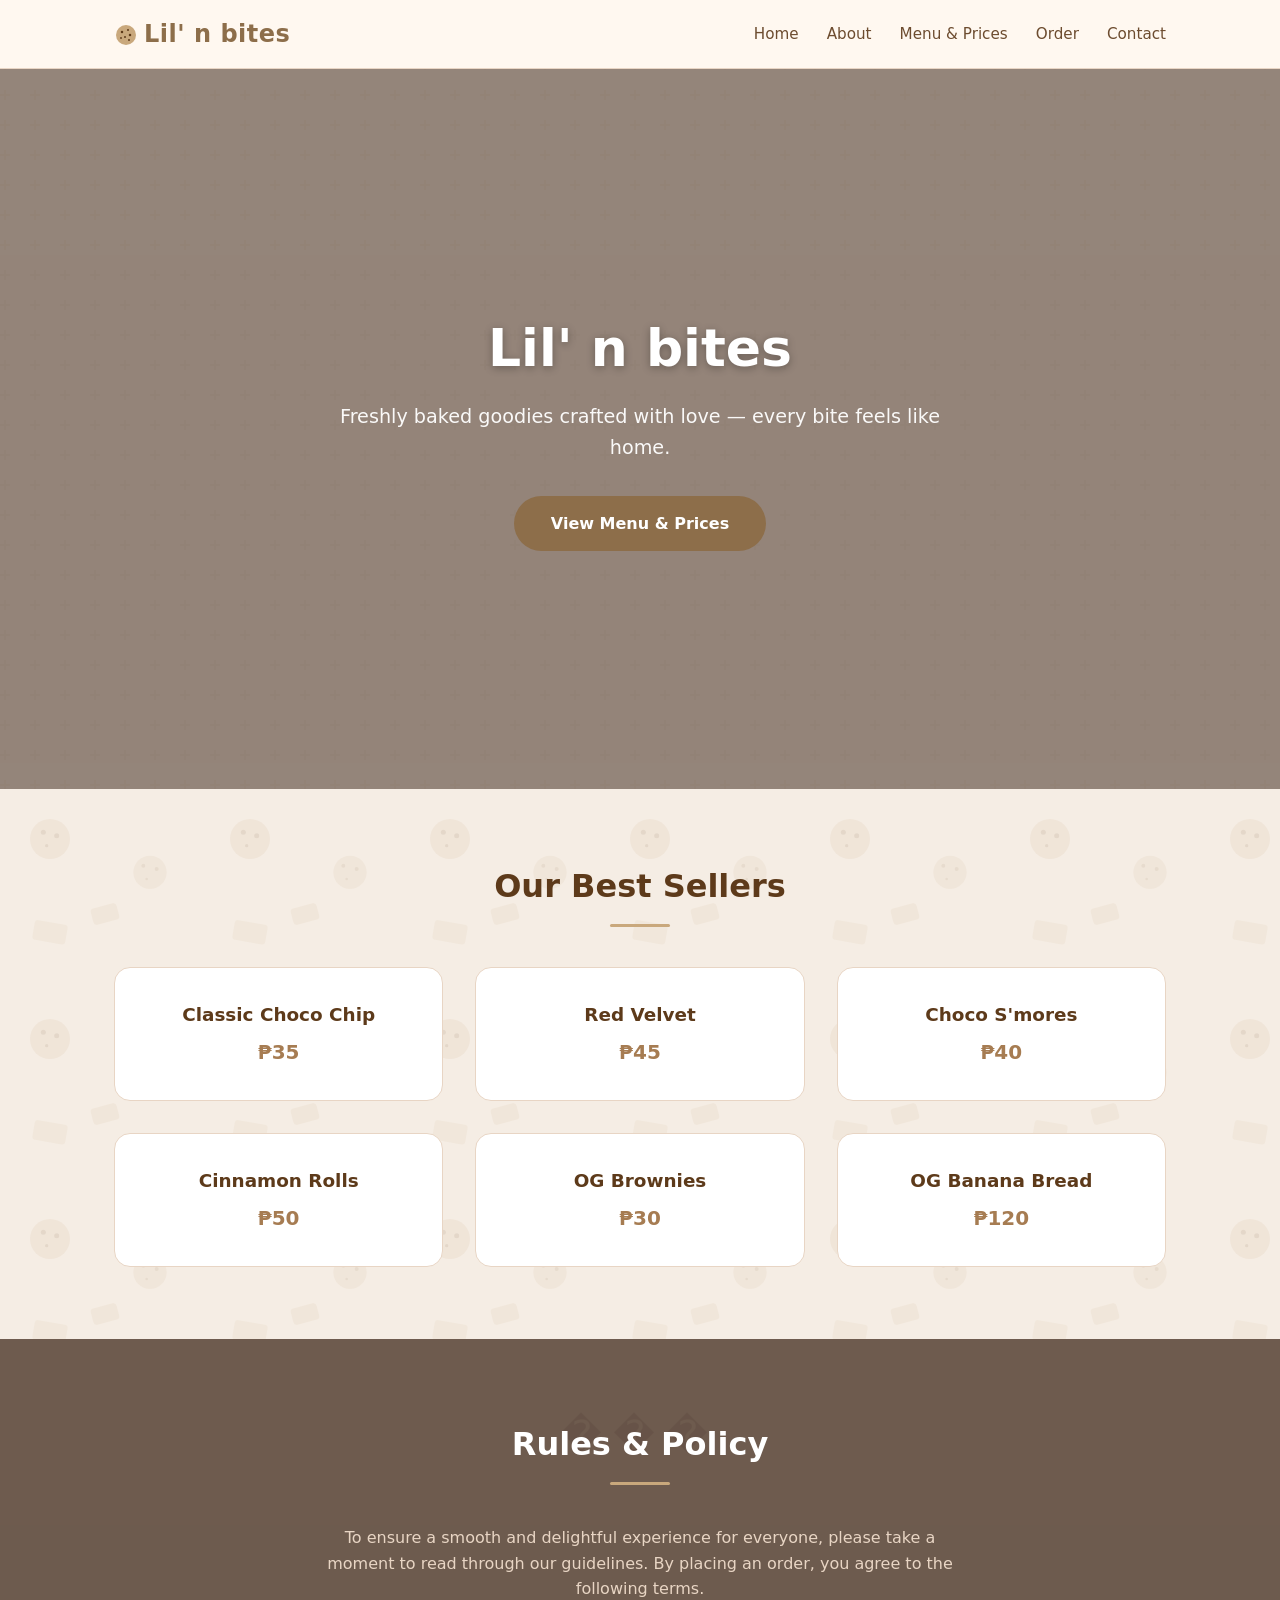
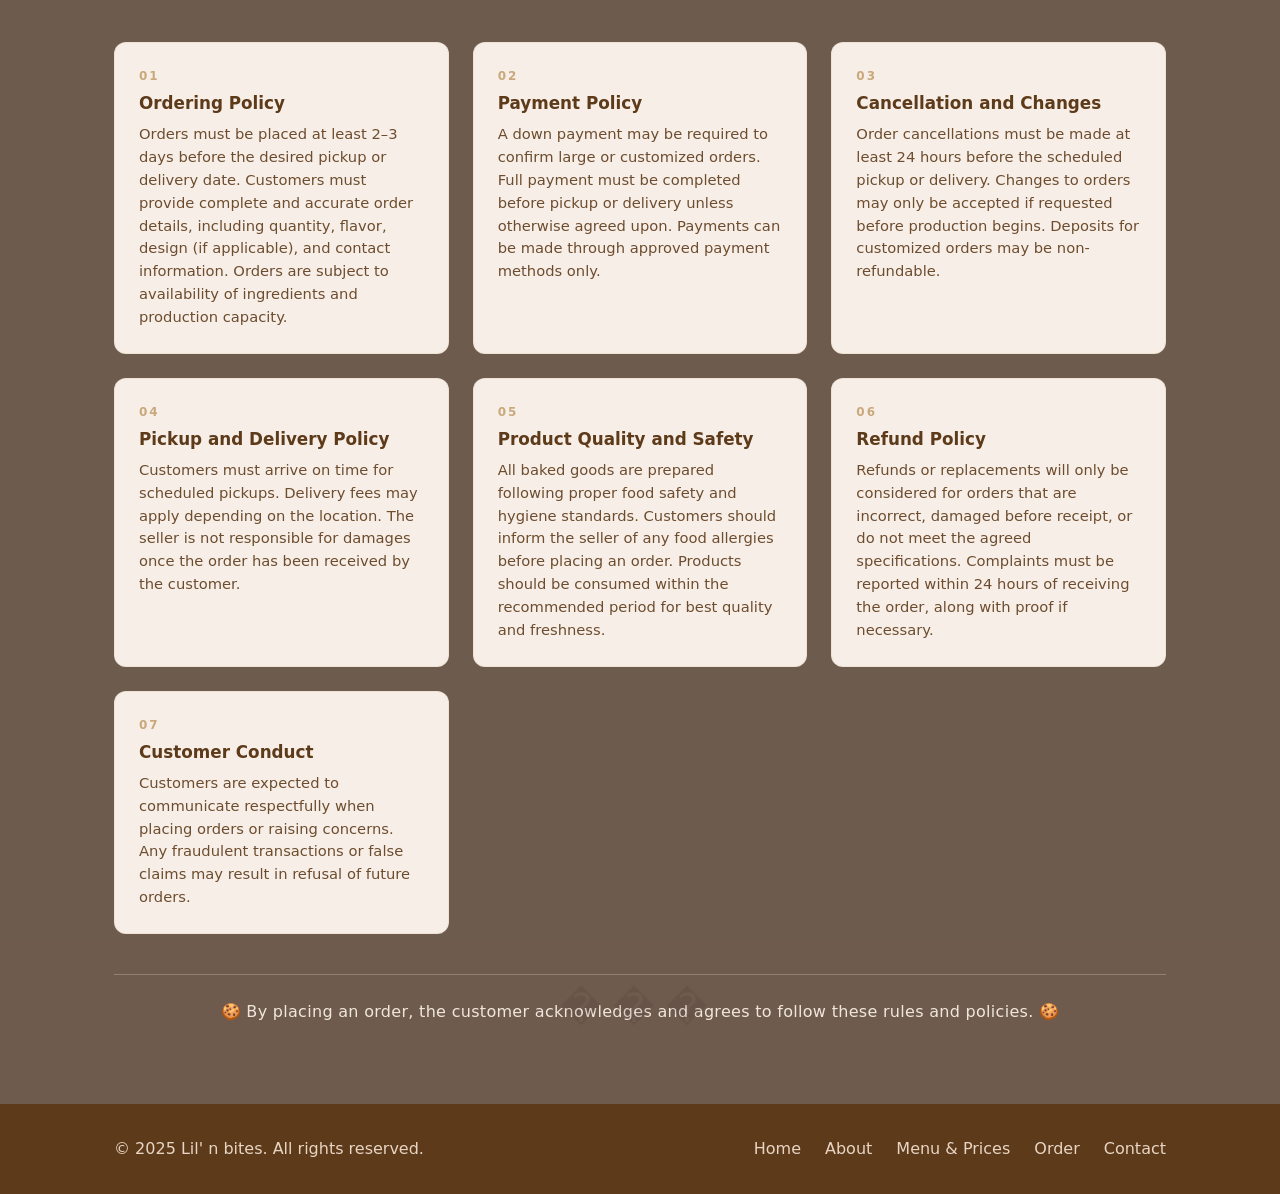
<file: index.html>
<!DOCTYPE html>
<html lang="en">
<head>
    <meta charset="UTF-8" />
    <meta name="viewport" content="width=device-width, initial-scale=1.0" />
    <title>Lil' n bites | Home</title>
    <link rel="stylesheet" href="styles.css" />
</head>
<body>
    <header class="header">
        <div class="container header-inner">
            <a href="index.html" class="logo">Lil' n bites</a>
            <nav class="nav" id="nav">
                <a href="index.html">Home</a>
                <a href="about.html">About</a>
                <a href="services.html">Menu &amp; Prices</a>
                <a href="order.html">Order</a>
                <a href="contact.html">Contact</a>
            </nav>
            <button class="hamburger" id="hamburger" aria-label="Menu">&#9776;</button>
        </div>
    </header>

    <section class="hero">
        <div class="hero-overlay"></div>
        <div class="container hero-content">
            <h1>Lil' n bites</h1>
            <p>Freshly baked goodies crafted with love &mdash; every bite feels like home.</p>
            <a href="services.html" class="btn">View Menu &amp; Prices</a>
        </div>
    </section>

    <section class="section section-best-sellers" id="menu">
        <div class="container">
            <h2 class="section-title">Our Best Sellers</h2>
            <div class="grid">
                <div class="card card-simple">
                    <h3>Classic Choco Chip</h3>
                    <p class="price">&#8369;35</p>
                </div>
                <div class="card card-simple">
                    <h3>Red Velvet</h3>
                    <p class="price">&#8369;45</p>
                </div>
                <div class="card card-simple">
                    <h3>Choco S'mores</h3>
                    <p class="price">&#8369;40</p>
                </div>
                <div class="card card-simple">
                    <h3>Cinnamon Rolls</h3>
                    <p class="price">&#8369;50</p>
                </div>
                <div class="card card-simple">
                    <h3>OG Brownies</h3>
                    <p class="price">&#8369;30</p>
                </div>
                <div class="card card-simple">
                    <h3>OG Banana Bread</h3>
                    <p class="price">&#8369;120</p>
                </div>
            </div>
        </div>
    </section>

    <section class="policy-section" id="rules">
        <div class="policy-overlay"></div>
        <div class="container policy-content">
            <h2 class="section-title policy-title">Rules &amp; Policy</h2>
            <p class="policy-intro">To ensure a smooth and delightful experience for everyone, please take a moment to read through our guidelines. By placing an order, you agree to the following terms.</p>
            <div class="policy-list">
                <div class="policy-item">
                    <div class="policy-num">01</div>
                    <h3>Ordering Policy</h3>
                    <p>Orders must be placed at least 2&ndash;3 days before the desired pickup or delivery date. Customers must provide complete and accurate order details, including quantity, flavor, design (if applicable), and contact information. Orders are subject to availability of ingredients and production capacity.</p>
                </div>
                <div class="policy-item">
                    <div class="policy-num">02</div>
                    <h3>Payment Policy</h3>
                    <p>A down payment may be required to confirm large or customized orders. Full payment must be completed before pickup or delivery unless otherwise agreed upon. Payments can be made through approved payment methods only.</p>
                </div>
                <div class="policy-item">
                    <div class="policy-num">03</div>
                    <h3>Cancellation and Changes</h3>
                    <p>Order cancellations must be made at least 24 hours before the scheduled pickup or delivery. Changes to orders may only be accepted if requested before production begins. Deposits for customized orders may be non-refundable.</p>
                </div>
                <div class="policy-item">
                    <div class="policy-num">04</div>
                    <h3>Pickup and Delivery Policy</h3>
                    <p>Customers must arrive on time for scheduled pickups. Delivery fees may apply depending on the location. The seller is not responsible for damages once the order has been received by the customer.</p>
                </div>
                <div class="policy-item">
                    <div class="policy-num">05</div>
                    <h3>Product Quality and Safety</h3>
                    <p>All baked goods are prepared following proper food safety and hygiene standards. Customers should inform the seller of any food allergies before placing an order. Products should be consumed within the recommended period for best quality and freshness.</p>
                </div>
                <div class="policy-item">
                    <div class="policy-num">06</div>
                    <h3>Refund Policy</h3>
                    <p>Refunds or replacements will only be considered for orders that are incorrect, damaged before receipt, or do not meet the agreed specifications. Complaints must be reported within 24 hours of receiving the order, along with proof if necessary.</p>
                </div>
                <div class="policy-item">
                    <div class="policy-num">07</div>
                    <h3>Customer Conduct</h3>
                    <p>Customers are expected to communicate respectfully when placing orders or raising concerns. Any fraudulent transactions or false claims may result in refusal of future orders.</p>
                </div>
            </div>
            <div class="policy-footer-text">
                <p>&#127850; By placing an order, the customer acknowledges and agrees to follow these rules and policies. &#127850;</p>
            </div>
        </div>
    </section>

    <footer class="footer">
        <div class="container footer-inner">
            <p>&copy; 2025 Lil' n bites. All rights reserved.</p>
            <nav>
                <a href="index.html">Home</a>
                <a href="about.html">About</a>
                <a href="services.html">Menu &amp; Prices</a>
                <a href="order.html">Order</a>
                <a href="contact.html">Contact</a>
            </nav>
        </div>
    </footer>

    <script src="script.js"></script>
</body>
</html>
</file>
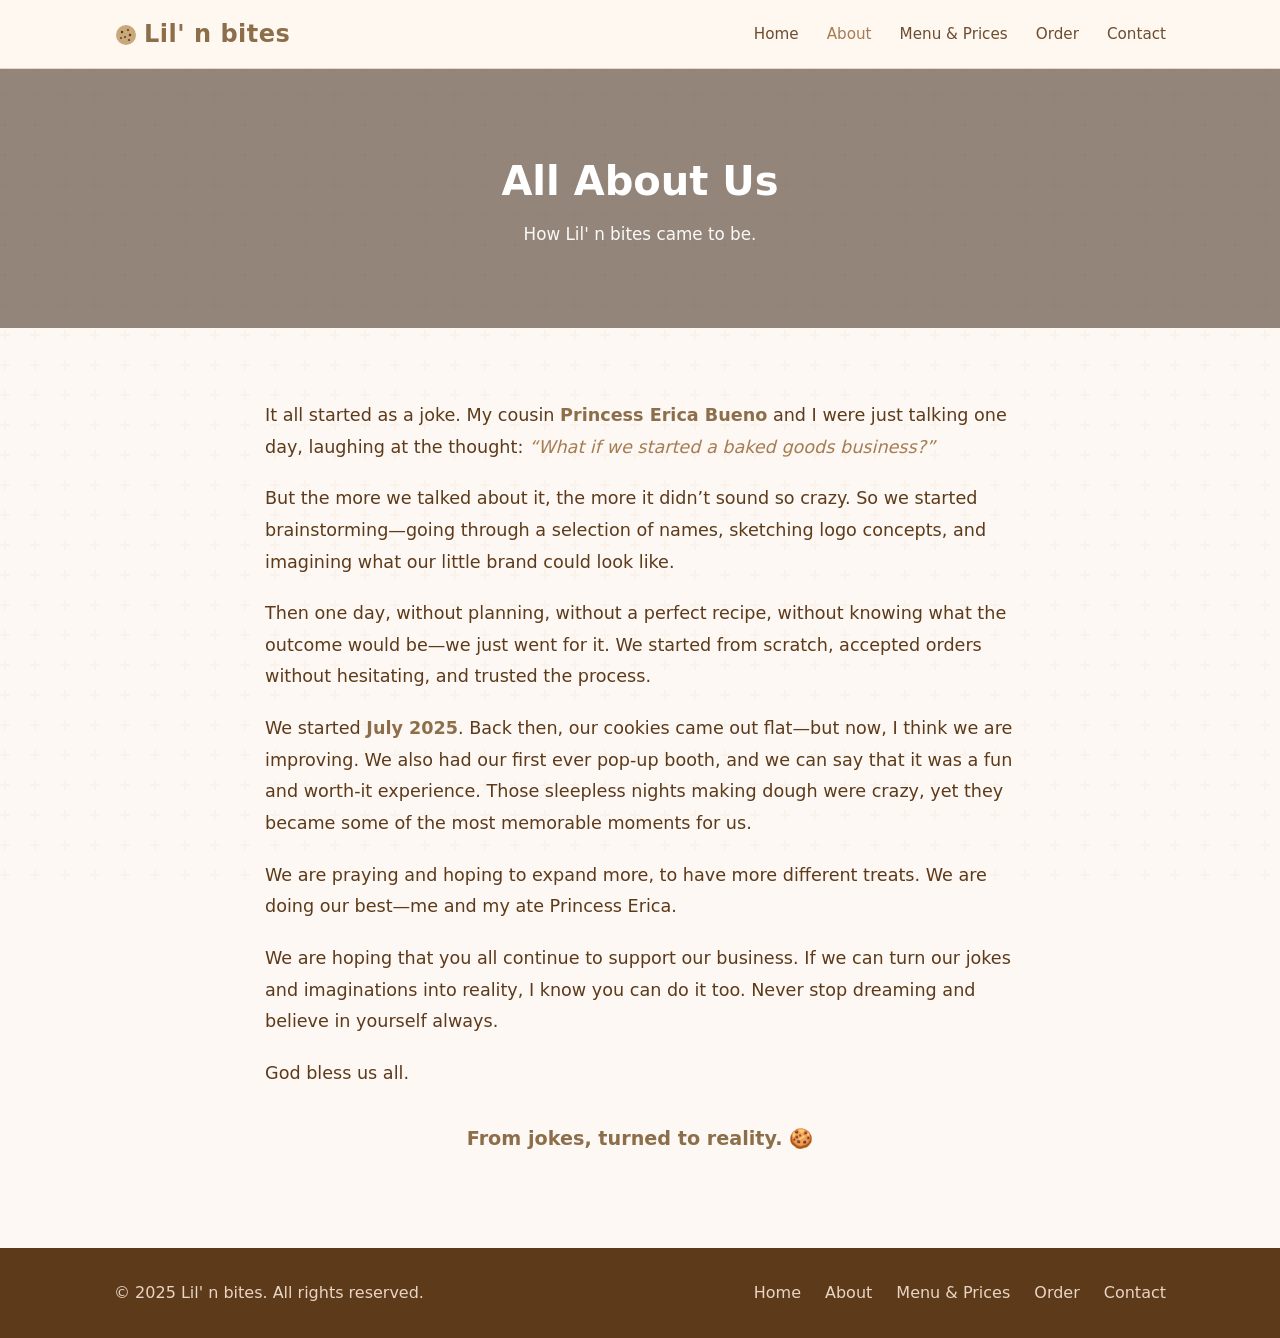
<file: about.html>
<!DOCTYPE html>
<html lang="en">
<head>
    <meta charset="UTF-8" />
    <meta name="viewport" content="width=device-width, initial-scale=1.0" />
    <title>About Us | Lil' n bites</title>
    <link rel="stylesheet" href="styles.css" />
</head>
<body>
    <header class="header">
        <div class="container header-inner">
            <a href="index.html" class="logo">Lil' n bites</a>
            <nav class="nav" id="nav">
                <a href="index.html">Home</a>
                <a href="about.html" class="active">About</a>
                <a href="services.html">Menu &amp; Prices</a>
                <a href="order.html">Order</a>
                <a href="contact.html">Contact</a>
            </nav>
            <button class="hamburger" id="hamburger" aria-label="Menu">&#9776;</button>
        </div>
    </header>

    <section class="page-header page-header-about">
        <div class="hero-overlay"></div>
        <div class="container">
            <h1>All About Us</h1>
            <p>How Lil' n bites came to be.</p>
        </div>
    </section>

    <section class="section">
        <div class="container">
            <div class="story-content">
                <div class="story-text">
                    <p>It all started as a joke. My cousin <strong>Princess Erica Bueno</strong> and I were just talking one day, laughing at the thought: <em>&ldquo;What if we started a baked goods business?&rdquo;</em></p>
                    <p>But the more we talked about it, the more it didn&rsquo;t sound so crazy. So we started brainstorming&mdash;going through a selection of names, sketching logo concepts, and imagining what our little brand could look like.</p>
                    <p>Then one day, without planning, without a perfect recipe, without knowing what the outcome would be&mdash;we just went for it. We started from scratch, accepted orders without hesitating, and trusted the process.</p>
                    <p>We started <strong>July 2025</strong>. Back then, our cookies came out flat&mdash;but now, I think we are improving. We also had our first ever pop-up booth, and we can say that it was a fun and worth-it experience. Those sleepless nights making dough were crazy, yet they became some of the most memorable moments for us.</p>
                    <p>We are praying and hoping to expand more, to have more different treats. We are doing our best&mdash;me and my ate Princess Erica.</p>
                    <p>We are hoping that you all continue to support our business. If we can turn our jokes and imaginations into reality, I know you can do it too. Never stop dreaming and believe in yourself always.</p>
                    <p>God bless us all.</p>
                    <p class="story-signoff">From jokes, turned to reality. &#127850;</p>
                </div>
            </div>
        </div>
    </section>

    <footer class="footer">
        <div class="container footer-inner">
            <p>&copy; 2025 Lil' n bites. All rights reserved.</p>
            <nav>
                <a href="index.html">Home</a>
                <a href="about.html">About</a>
                <a href="services.html">Menu &amp; Prices</a>
                <a href="order.html">Order</a>
                <a href="contact.html">Contact</a>
            </nav>
        </div>
    </footer>

    <script src="script.js"></script>
</body>
</html>
</file>
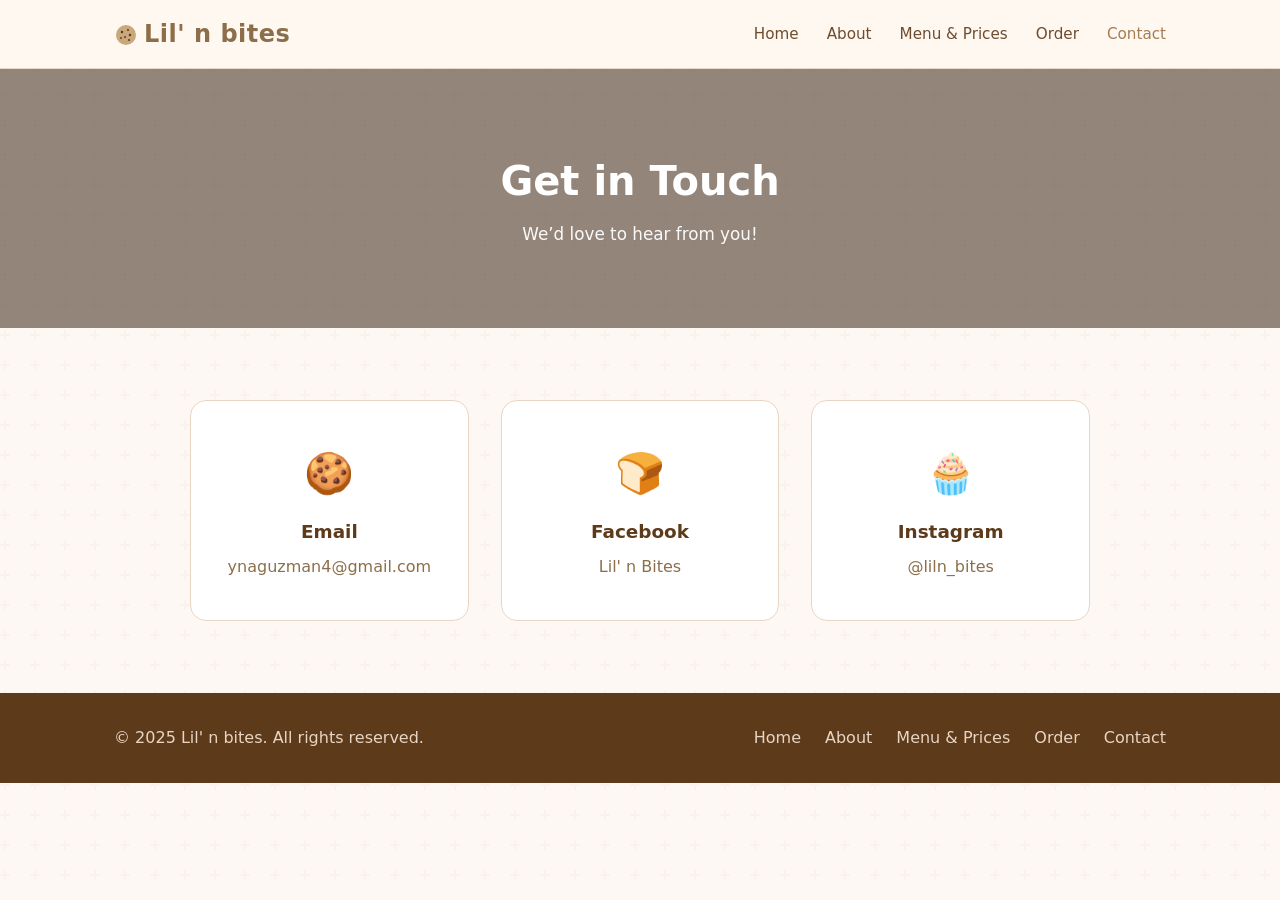
<file: contact.html>
<!DOCTYPE html>
<html lang="en">
<head>
    <meta charset="UTF-8" />
    <meta name="viewport" content="width=device-width, initial-scale=1.0" />
    <title>Contact | Lil' n bites</title>
    <link rel="stylesheet" href="styles.css" />
</head>
<body>
    <header class="header">
        <div class="container header-inner">
            <a href="index.html" class="logo">Lil' n bites</a>
            <nav class="nav" id="nav">
                <a href="index.html">Home</a>
                <a href="about.html">About</a>
                <a href="services.html">Menu &amp; Prices</a>
                <a href="order.html">Order</a>
                <a href="contact.html" class="active">Contact</a>
            </nav>
            <button class="hamburger" id="hamburger" aria-label="Menu">&#9776;</button>
        </div>
    </header>

    <section class="page-header page-header-contact">
        <div class="hero-overlay"></div>
        <div class="container">
            <h1>Get in Touch</h1>
            <p>We&#8217;d love to hear from you!</p>
        </div>
    </section>

    <section class="section">
        <div class="container">
            <div class="contact-grid">
                <div class="contact-card">
                    <div class="contact-icon">&#127850;</div>
                    <h3>Email</h3>
                    <a href="https://mail.google.com/mail/?view=cm&fs=1&to=ynaguzman4@gmail.com" target="_blank">ynaguzman4@gmail.com</a>
                </div>
                <div class="contact-card">
                    <div class="contact-icon">&#127838;</div>
                    <h3>Facebook</h3>
                    <a href="https://www.facebook.com/share/193WJS5yK8/" target="_blank">Lil' n Bites</a>
                </div>
                <div class="contact-card">
                    <div class="contact-icon">&#129473;</div>
                    <h3>Instagram</h3>
                    <a href="https://instagram.com/liln_bites" target="_blank">@liln_bites</a>
                </div>
            </div>
        </div>
    </section>

    <footer class="footer">
        <div class="container footer-inner">
            <p>&copy; 2025 Lil' n bites. All rights reserved.</p>
            <nav>
                <a href="index.html">Home</a>
                <a href="about.html">About</a>
                <a href="services.html">Menu &amp; Prices</a>
                <a href="order.html">Order</a>
                <a href="contact.html">Contact</a>
            </nav>
        </div>
    </footer>

    <script src="script.js"></script>
</body>
</html>
</file>
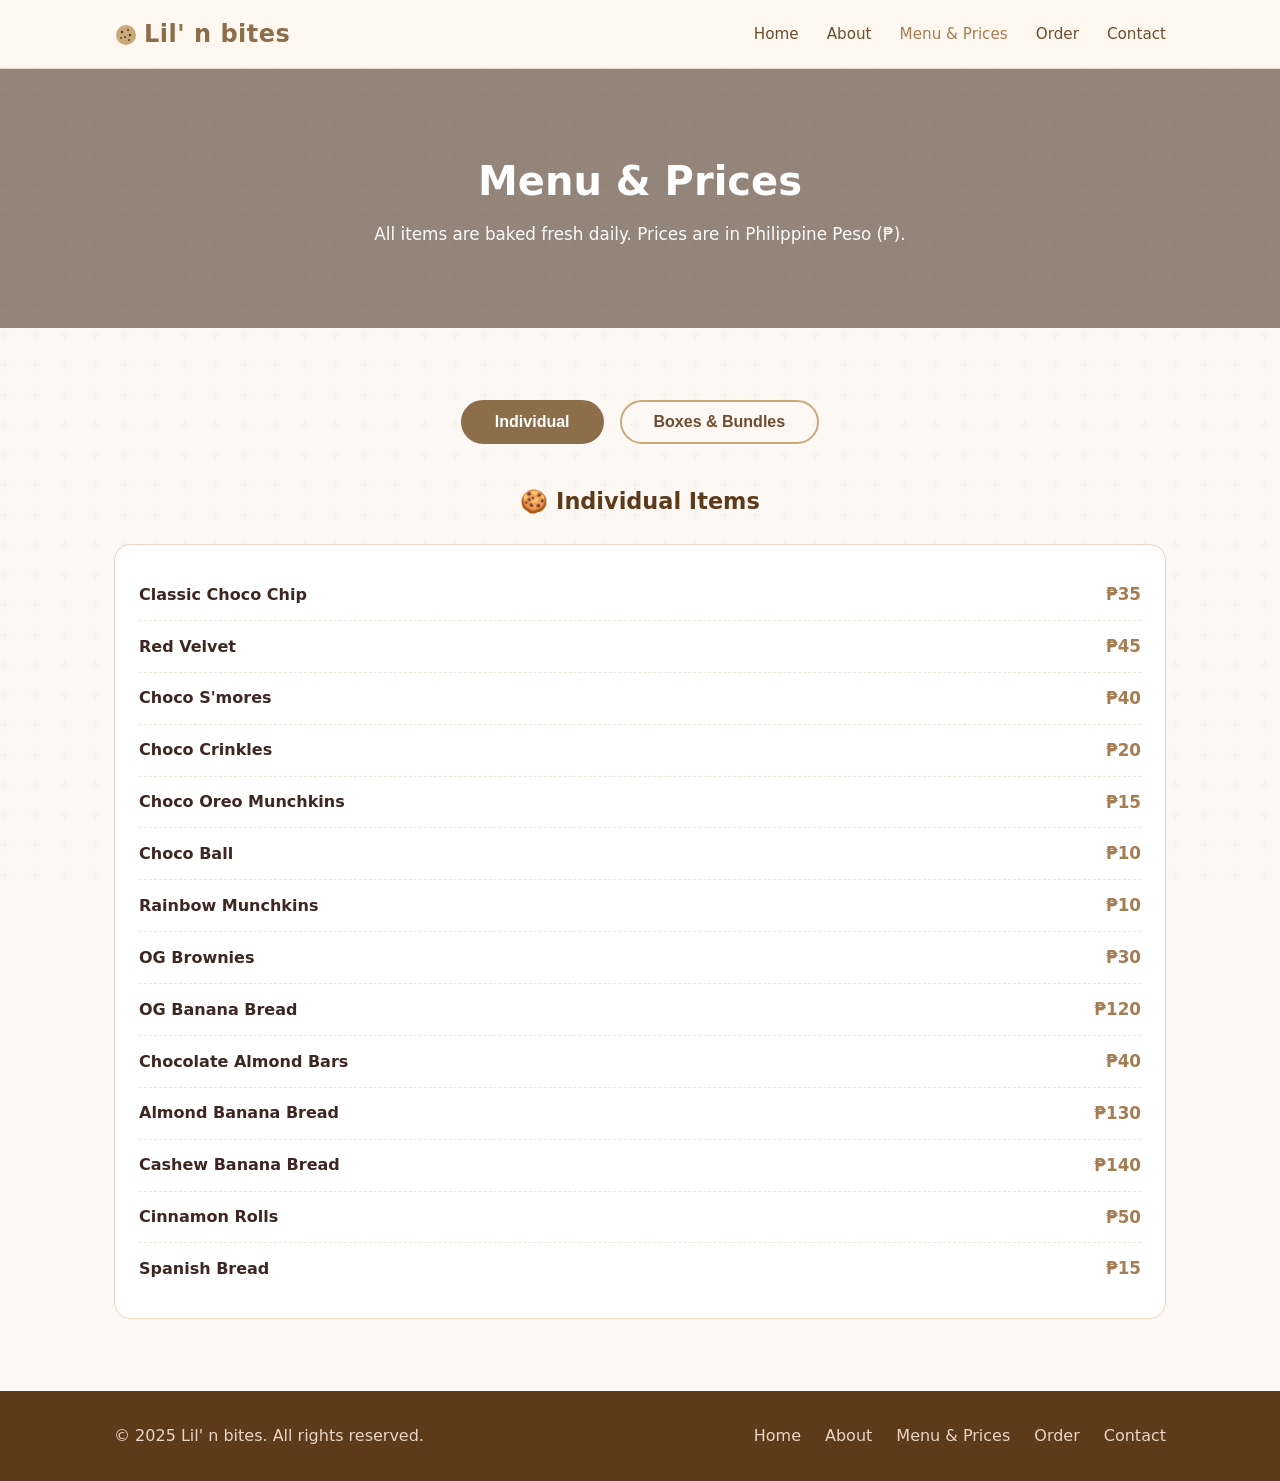
<file: services.html>
<!DOCTYPE html>
<html lang="en">
<head>
    <meta charset="UTF-8" />
    <meta name="viewport" content="width=device-width, initial-scale=1.0" />
    <title>Menu &amp; Prices | Lil' n bites</title>
    <link rel="stylesheet" href="styles.css" />
</head>
<body>
    <header class="header">
        <div class="container header-inner">
            <a href="index.html" class="logo">Lil' n bites</a>
            <nav class="nav" id="nav">
                <a href="index.html">Home</a>
                <a href="about.html">About</a>
                <a href="services.html" class="active">Menu &amp; Prices</a>
                <a href="order.html">Order</a>
                <a href="contact.html">Contact</a>
            </nav>
            <button class="hamburger" id="hamburger" aria-label="Menu">&#9776;</button>
        </div>
    </header>

    <section class="page-header page-header-menu">
        <div class="hero-overlay"></div>
        <div class="container">
            <h1>Menu &amp; Prices</h1>
            <p>All items are baked fresh daily. Prices are in Philippine Peso (&#8369;).</p>
        </div>
    </section>

    <section class="section">
        <div class="container">
            <div class="pricing-tabs">
                <button class="tab-btn active" data-tab="individual">Individual</button>
                <button class="tab-btn" data-tab="boxes">Boxes &amp; Bundles</button>
            </div>

            <div class="tab-content active" id="tab-individual">
                <h2 class="menu-section-label">&#127850; Individual Items</h2>
                <div class="menu-grid">
                    <div class="menu-category">
                        <div class="menu-item">
                            <div class="menu-item-info">
                                <h3>Classic Choco Chip</h3>
                            </div>
                            <span class="menu-price">&#8369;35</span>
                        </div>
                        <div class="menu-item">
                            <div class="menu-item-info">
                                <h3>Red Velvet</h3>
                            </div>
                            <span class="menu-price">&#8369;45</span>
                        </div>
                        <div class="menu-item">
                            <div class="menu-item-info">
                                <h3>Choco S'mores</h3>
                            </div>
                            <span class="menu-price">&#8369;40</span>
                        </div>
                        <div class="menu-item">
                            <div class="menu-item-info">
                                <h3>Choco Crinkles</h3>
                            </div>
                            <span class="menu-price">&#8369;20</span>
                        </div>
                        <div class="menu-item">
                            <div class="menu-item-info">
                                <h3>Choco Oreo Munchkins</h3>
                            </div>
                            <span class="menu-price">&#8369;15</span>
                        </div>
                        <div class="menu-item">
                            <div class="menu-item-info">
                                <h3>Choco Ball</h3>
                            </div>
                            <span class="menu-price">&#8369;10</span>
                        </div>
                        <div class="menu-item">
                            <div class="menu-item-info">
                                <h3>Rainbow Munchkins</h3>
                            </div>
                            <span class="menu-price">&#8369;10</span>
                        </div>
                        <div class="menu-item">
                            <div class="menu-item-info">
                                <h3>OG Brownies</h3>
                            </div>
                            <span class="menu-price">&#8369;30</span>
                        </div>
                        <div class="menu-item">
                            <div class="menu-item-info">
                                <h3>OG Banana Bread</h3>
                            </div>
                            <span class="menu-price">&#8369;120</span>
                        </div>
                        <div class="menu-item">
                            <div class="menu-item-info">
                                <h3>Chocolate Almond Bars</h3>
                            </div>
                            <span class="menu-price">&#8369;40</span>
                        </div>
                        <div class="menu-item">
                            <div class="menu-item-info">
                                <h3>Almond Banana Bread</h3>
                            </div>
                            <span class="menu-price">&#8369;130</span>
                        </div>
                        <div class="menu-item">
                            <div class="menu-item-info">
                                <h3>Cashew Banana Bread</h3>
                            </div>
                            <span class="menu-price">&#8369;140</span>
                        </div>
                        <div class="menu-item">
                            <div class="menu-item-info">
                                <h3>Cinnamon Rolls</h3>
                            </div>
                            <span class="menu-price">&#8369;50</span>
                        </div>
                        <div class="menu-item">
                            <div class="menu-item-info">
                                <h3>Spanish Bread</h3>
                            </div>
                            <span class="menu-price">&#8369;15</span>
                        </div>
                    </div>
                </div>
            </div>

            <div class="tab-content" id="tab-boxes">
                <h2 class="menu-section-label">&#127873; Boxes &amp; Bundles</h2>
                <div class="menu-grid">
                    <div class="menu-category">
                        <div class="menu-item highlight">
                            <div class="menu-item-info">
                                <h3>Classic Choco Chip (Box of 4)</h3>
                            </div>
                            <span class="menu-price">&#8369;130</span>
                        </div>
                        <div class="menu-item highlight">
                            <div class="menu-item-info">
                                <h3>Red Velvet (Box of 4)</h3>
                            </div>
                            <span class="menu-price">&#8369;170</span>
                        </div>
                        <div class="menu-item highlight">
                            <div class="menu-item-info">
                                <h3>Choco S'mores (Box of 4)</h3>
                            </div>
                            <span class="menu-price">&#8369;150</span>
                        </div>
                        <div class="menu-item highlight">
                            <div class="menu-item-info">
                                <h3>Choco Crinkles (Box of 10)</h3>
                            </div>
                            <span class="menu-price">&#8369;180</span>
                        </div>
                        <div class="menu-item highlight">
                            <div class="menu-item-info">
                                <h3>Choco Oreo Munchkins (Box of 10)</h3>
                            </div>
                            <span class="menu-price">&#8369;160</span>
                        </div>
                        <div class="menu-item highlight">
                            <div class="menu-item-info">
                                <h3>Choco Ball (Box of 10)</h3>
                            </div>
                            <span class="menu-price">&#8369;90</span>
                        </div>
                        <div class="menu-item highlight">
                            <div class="menu-item-info">
                                <h3>Rainbow Munchkins (Box of 10)</h3>
                            </div>
                            <span class="menu-price">&#8369;90</span>
                        </div>
                        <div class="menu-item highlight">
                            <div class="menu-item-info">
                                <h3>OG Brownies (Box of 6)</h3>
                            </div>
                            <span class="menu-price">&#8369;170</span>
                        </div>
                        <div class="menu-item highlight">
                            <div class="menu-item-info">
                                <h3>Chocolate Almond Bars (Box of 6)</h3>
                            </div>
                            <span class="menu-price">&#8369;230</span>
                        </div>
                        <div class="menu-item highlight">
                            <div class="menu-item-info">
                                <h3>Spanish Bread (Box of 10)</h3>
                            </div>
                            <span class="menu-price">&#8369;140</span>
                        </div>
                        <div class="menu-item highlight">
                            <div class="menu-item-info">
                                <h3>Cinnamon Rolls (Box of 4)</h3>
                            </div>
                            <span class="menu-price">&#8369;190</span>
                        </div>
                    </div>
                </div>
            </div>
        </div>
    </section>

    <footer class="footer">
        <div class="container footer-inner">
            <p>&copy; 2025 Lil' n bites. All rights reserved.</p>
            <nav>
                <a href="index.html">Home</a>
                <a href="about.html">About</a>
                <a href="services.html">Menu &amp; Prices</a>
                <a href="order.html">Order</a>
                <a href="contact.html">Contact</a>
            </nav>
        </div>
    </footer>

    <script src="script.js"></script>
</body>
</html>
</file>
<file: styles.css>
/* ===== Reset & Base ===== */
*, *::before, *::after { box-sizing: border-box; margin: 0; padding: 0; }
html { scroll-behavior: smooth; }
body { font-family: 'Segoe UI', system-ui, -apple-system, Roboto, sans-serif; color: #3e2723; line-height: 1.6; background: #fdf8f3; }
a { text-decoration: none; color: inherit; }
img { max-width: 100%; display: block; }
ul { list-style: none; }

/* ===== Container ===== */
.container { max-width: 1100px; margin: 0 auto; padding: 0 1.5rem; }

/* ===== Header ===== */
.header { background: #fff8f0; border-bottom: 1px solid #e8d5c4; position: sticky; top: 0; z-index: 100; }
.header-inner { display: flex; justify-content: space-between; align-items: center; height: 68px; }
.logo { font-size: 1.5rem; font-weight: 800; color: #8d6e4a; letter-spacing: 0.5px; }
.logo::before { content: ""; display: inline-block; width: 24px; height: 24px; margin-right: 6px; background: url("data:image/svg+xml,%3Csvg xmlns='http://www.w3.org/2000/svg' viewBox='0 0 48 48'%3E%3Ccircle cx='24' cy='24' r='20' fill='%23c9a87c'/%3E%3Ccircle cx='16' cy='18' r='2.5' fill='%235d3a1a'/%3E%3Ccircle cx='28' cy='14' r='2' fill='%235d3a1a'/%3E%3Ccircle cx='22' cy='28' r='2' fill='%235d3a1a'/%3E%3Ccircle cx='32' cy='24' r='2.5' fill='%235d3a1a'/%3E%3Ccircle cx='14' cy='30' r='1.8' fill='%235d3a1a'/%3E%3Ccircle cx='30' cy='34' r='2' fill='%235d3a1a'/%3E%3C/svg%3E") center/contain no-repeat; vertical-align: middle; }
.nav { display: flex; gap: 1.75rem; }
.nav a { font-weight: 500; color: #6d4c2f; transition: color 0.2s; font-size: 0.95rem; }
.nav a:hover,
.nav a.active { color: #a67c52; }
.hamburger { display: none; font-size: 1.5rem; background: none; border: none; cursor: pointer; color: #6d4c2f; }

/* ===== Hero ===== */
.hero { position: relative; min-height: 80vh; display: flex; align-items: center; justify-content: center; text-align: center; background: url('https://images.unsplash.com/photo-1558961363-fa8fdf82db35?w=1920&q=80') center/cover no-repeat; }
.hero-overlay { position: absolute; inset: 0; background: rgba(62, 39, 23, 0.55); }
.hero-content { position: relative; z-index: 1; color: #fff; padding: 4rem 1.5rem; max-width: 700px; }
.hero h1 { font-size: 3.25rem; margin-bottom: 0.75rem; text-shadow: 0 2px 8px rgba(0,0,0,0.3); }
.hero p { font-size: 1.2rem; margin-bottom: 2rem; opacity: 0.95; }

/* ===== Buttons ===== */
.btn { display: inline-block; padding: 0.8rem 2.2rem; border-radius: 50px; font-weight: 600; font-size: 1rem; cursor: pointer; border: 2px solid transparent; background: #8d6e4a; color: #fff; transition: 0.25s; }
.btn:hover { background: #6d4c2f; transform: translateY(-2px); box-shadow: 0 4px 14px rgba(141,110,74,0.4); }
.btn-outline { background: transparent; border-color: #8d6e4a; color: #8d6e4a; }
.btn-outline:hover { background: #8d6e4a; color: #fff; }

/* ===== Sections ===== */
.section { padding: 4.5rem 1.5rem; }
.section-alt { background: #f5ede4; }
.section-title { font-size: 2rem; text-align: center; margin-bottom: 2.5rem; color: #5d3a1a; position: relative; }
.section-title::after { content: ""; display: block; width: 60px; height: 3px; background: #c9a87c; margin: 0.75rem auto 0; border-radius: 2px; }
.text-center { text-align: center; }

/* ===== Best Sellers Section Background ===== */
.section-best-sellers { position: relative; background: #f5ede4; }
.section-best-sellers::before { content: ""; position: absolute; inset: 0; pointer-events: none; background-image: url("data:image/svg+xml,%3Csvg xmlns='http://www.w3.org/2000/svg' width='120' height='120' viewBox='0 0 120 120'%3E%3Ccircle cx='30' cy='30' r='12' fill='%23c9a87c' fill-opacity='0.15'/%3E%3Ccircle cx='26' cy='26' r='1.5' fill='%235d3a1a' fill-opacity='0.1'/%3E%3Ccircle cx='34' cy='28' r='1.5' fill='%235d3a1a' fill-opacity='0.1'/%3E%3Ccircle cx='28' cy='34' r='1' fill='%235d3a1a' fill-opacity='0.1'/%3E%3Ccircle cx='90' cy='50' r='10' fill='%23c9a87c' fill-opacity='0.12'/%3E%3Ccircle cx='86' cy='46' r='1.2' fill='%235d3a1a' fill-opacity='0.08'/%3E%3Ccircle cx='94' cy='48' r='1.2' fill='%235d3a1a' fill-opacity='0.08'/%3E%3Ccircle cx='88' cy='54' r='0.8' fill='%235d3a1a' fill-opacity='0.08'/%3E%3Crect x='55' y='70' width='16' height='10' rx='2' fill='%23c9a87c' fill-opacity='0.12' transform='rotate(-15 63 75)'/%3E%3Crect x='20' y='80' width='20' height='12' rx='2' fill='%23c9a87c' fill-opacity='0.1' transform='rotate(10 30 86)'/%3E%3C/svg%3E"); background-size: 200px 200px; opacity: 0.8; }

/* ===== Cards ===== */
.grid { display: grid; grid-template-columns: repeat(auto-fit, minmax(280px, 1fr)); gap: 2rem; position: relative; z-index: 1; }
.card { background: #fff; border-radius: 16px; border: 1px solid #e8d5c4; overflow: hidden; transition: box-shadow 0.3s, transform 0.2s; }
.card:hover { box-shadow: 0 8px 28px rgba(141,110,74,0.12); transform: translateY(-4px); }
.card-simple { padding: 2rem; text-align: center; overflow: visible; }
.card-simple h3 { font-size: 1.15rem; color: #5d3a1a; margin-bottom: 0.4rem; }
.price { font-size: 1.25rem; font-weight: 700; color: #a67c52; }

/* ===== Story Section ===== */
.story-section { background: #fff; }
.story-content { max-width: 750px; margin: 0 auto; }
.story-text p { font-size: 1.1rem; line-height: 1.8; color: #5d3a1a; margin-bottom: 1.25rem; }
.story-text strong { color: #8d6e4a; }
.story-text em { color: #a67c52; }
.story-signoff { font-size: 1.2rem !important; font-weight: 700; color: #8d6e4a !important; text-align: center; margin-top: 2rem !important; }

/* ===== Page Header ===== */
.page-header { position: relative; padding: 5rem 1.5rem; text-align: center; color: #fff; background-size: cover; background-position: center; }
.page-header h1 { font-size: 2.5rem; position: relative; z-index: 1; }
.page-header p { position: relative; z-index: 1; margin-top: 0.5rem; font-size: 1.05rem; opacity: 0.95; }
.page-header-menu { background-image: url('https://images.unsplash.com/photo-1559526324-4bc87bd0f3a2?w=1920&q=80'); }
.page-header-order { background-image: url('https://images.unsplash.com/photo-1558636508-e0db3814bd1d?w=1920&q=80'); }
.page-header-contact { background-image: url('https://images.unsplash.com/photo-1558636508-e0db3814bd1d?w=1920&q=80'); }
.page-header-about { background-image: url('https://images.unsplash.com/photo-1499636136210-6f4ee915583e?w=1920&q=80'); }

/* ===== Policy ===== */
.policy-section { position: relative; padding: 5rem 1.5rem; background: url('https://images.unsplash.com/photo-1558961363-fa8fdf82db35?w=1920&q=80') center/cover no-repeat fixed; }
.policy-overlay { position: absolute; inset: 0; background: rgba(62, 39, 23, 0.75); }
.policy-content { position: relative; z-index: 1; }
.policy-title { color: #fff; }
.policy-title::after { background: #c9a87c; }
.policy-intro { text-align: center; color: #e8d5c4; max-width: 650px; margin: 0 auto 2.5rem; font-size: 1rem; line-height: 1.6; }
.policy-list { display: grid; grid-template-columns: repeat(auto-fit, minmax(300px, 1fr)); gap: 1.5rem; }
.policy-item { background: rgba(255, 248, 240, 0.95); padding: 1.5rem; border-radius: 12px; border: 1px solid rgba(232, 213, 196, 0.5); position: relative; transition: transform 0.2s, box-shadow 0.2s; }
.policy-item:hover { transform: translateY(-3px); box-shadow: 0 8px 24px rgba(0,0,0,0.2); }
.policy-num { font-size: 0.75rem; font-weight: 800; color: #c9a87c; letter-spacing: 2px; margin-bottom: 0.25rem; }
.policy-item h3 { font-size: 1.05rem; color: #5d3a1a; margin-bottom: 0.4rem; }
.policy-item p { color: #6d4c2f; font-size: 0.92rem; line-height: 1.55; }
.policy-footer-text { text-align: center; margin-top: 2.5rem; padding-top: 1.5rem; border-top: 1px solid rgba(232, 213, 196, 0.3); }
.policy-footer-text p { color: #f0e6db; font-size: 1rem; font-weight: 500; letter-spacing: 0.3px; }

/* ===== Baking Decorations ===== */
body::before { content: ""; position: fixed; inset: 0; pointer-events: none; z-index: -1; background-image: url("data:image/svg+xml,%3Csvg width='60' height='60' viewBox='0 0 60 60' xmlns='http://www.w3.org/2000/svg'%3E%3Cg fill='none' fill-rule='evenodd'%3E%3Cg fill='%23c9a87c' fill-opacity='0.06'%3E%3Cpath d='M36 34v-4h-2v4h-4v2h4v4h2v-4h4v-2h-4zm0-30V0h-2v4h-4v2h4v4h2V6h4V4h-4zM6 34v-4H4v4H0v2h4v4h2v-4h4v-2H6zM6 4V0H4v4H0v2h4v4h2V6h4V4H6z'/%3E%3C/g%3E%3C/g%3E%3C/svg%3E"); }
#rules .policy-content::before,
#rules .policy-content::after { content: "\127850 \127856 \127838"; position: absolute; font-size: 2.5rem; opacity: 0.12; letter-spacing: 12px; pointer-events: none; left: 50%; transform: translateX(-50%); }
#rules .policy-content::before { top: -16px; }
#rules .policy-content::after { bottom: -16px; }

/* ===== Menu / Pricing ===== */
.menu-section-label { font-size: 1.4rem; color: #5d3a1a; margin-bottom: 1.5rem; text-align: center; }
.menu-grid { display: grid; grid-template-columns: repeat(auto-fit, minmax(340px, 1fr)); gap: 2.5rem; }
.menu-category { background: #fff; border-radius: 16px; padding: 1.5rem; border: 1px solid #e8d5c4; }
.menu-category-title { font-size: 1.35rem; color: #5d3a1a; margin-bottom: 1rem; padding-bottom: 0.5rem; border-bottom: 2px solid #f5ede4; }
.menu-item { display: flex; justify-content: space-between; align-items: center; padding: 0.75rem 0; border-bottom: 1px dashed #f0e6db; }
.menu-item:last-child { border-bottom: none; }
.menu-item.highlight { background: #fdf6ee; margin: 0 -0.75rem; padding: 0.75rem; border-radius: 8px; border-bottom: 1px solid #e8d5c4; }
.menu-item-info h3 { font-size: 1rem; color: #3e2723; }
.menu-item-info p { font-size: 0.85rem; color: #8d6e4a; }
.menu-price { font-weight: 700; color: #a67c52; font-size: 1.05rem; white-space: nowrap; margin-left: 1rem; }

/* ===== Pricing Tabs ===== */
.pricing-tabs { display: flex; justify-content: center; gap: 1rem; margin-bottom: 2.5rem; }
.tab-btn { padding: 0.7rem 2rem; border-radius: 50px; font-size: 1rem; font-weight: 600; cursor: pointer; border: 2px solid #c9a87c; background: transparent; color: #6d4c2f; transition: 0.25s; }
.tab-btn.active { background: #8d6e4a; color: #fff; border-color: #8d6e4a; }
.tab-btn:hover:not(.active) { background: #f5ede4; }
.tab-content { display: none; }
.tab-content.active { display: block; }

/* ===== Order Form ===== */
.order-layout { display: grid; grid-template-columns: 1.5fr 1fr; gap: 2.5rem; align-items: start; }
.order-form-wrap { background: #fff; padding: 2rem; border-radius: 16px; border: 1px solid #e8d5c4; }
.order-form-title { font-size: 1.4rem; color: #5d3a1a; margin-bottom: 1.5rem; }

/* Add Item Panel */
.add-item-panel { background: #fdf8f3; padding: 1.25rem; border-radius: 12px; border: 1px solid #f0e6db; margin-bottom: 1.5rem; }
.add-item-title { font-size: 1rem; color: #5d3a1a; margin-bottom: 1rem; }
.add-item-row { grid-template-columns: 1fr 1fr 1fr !important; }
.add-btn-group { display: flex; flex-direction: column; }
.btn-add-item { background: #5d3a1a; font-size: 0.9rem; padding: 0.65rem 1rem; white-space: nowrap; width: 100%; }
.btn-add-item:hover { background: #3e2723; }

/* Cart */
.cart-section { margin-bottom: 1.5rem; }
.cart-title { font-size: 1.1rem; color: #5d3a1a; margin-bottom: 0.75rem; }
.cart-items { min-height: 60px; }
.cart-empty { color: #b8a08a; font-style: italic; font-size: 0.95rem; }
.cart-item { display: flex; justify-content: space-between; align-items: center; padding: 0.65rem 0.75rem; border-bottom: 1px solid #f0e6db; gap: 0.5rem; }
.cart-item:last-child { border-bottom: none; }
.cart-item-info { flex: 1; min-width: 0; }
.cart-item-name { font-weight: 600; color: #3e2723; font-size: 0.9rem; }
.cart-item-detail { font-size: 0.8rem; color: #8d6e4a; }
.cart-item-subtotal { font-weight: 700; color: #a67c52; font-size: 0.95rem; white-space: nowrap; }
.cart-remove { background: none; border: none; color: #c0392b; font-size: 1.2rem; cursor: pointer; padding: 0 0.25rem; line-height: 1; }
.cart-total { text-align: right; padding: 0.75rem 0.75rem 0; font-size: 1.1rem; font-weight: 700; color: #5d3a1a; border-top: 2px solid #e8d5c4; margin-top: 0.25rem; }

/* Order Divider */
.order-divider { border: none; border-top: 1px solid #e8d5c4; margin: 1.5rem 0; }
.customer-info-title { font-size: 1.1rem; color: #5d3a1a; margin-bottom: 1rem; }

.order-form .form-row { display: grid; grid-template-columns: 1fr 1fr; gap: 1.25rem; }
.order-form .form-group { margin-bottom: 1.25rem; }
.order-form label { display: block; margin-bottom: 0.375rem; font-weight: 500; color: #5d3a1a; font-size: 0.95rem; }
.order-form select,
.order-form input,
.order-form textarea { width: 100%; padding: 0.7rem 0.9rem; border: 1px solid #dccfc1; border-radius: 10px; font-size: 1rem; font-family: inherit; background: #fff; transition: border-color 0.2s; }
.order-form select:focus,
.order-form input:focus,
.order-form textarea:focus { outline: none; border-color: #a67c52; box-shadow: 0 0 0 3px rgba(166,124,82,0.15); }
.order-form input[readonly] { background: #f9f5f0; color: #6d4c2f; cursor: default; }
.btn-order { width: 100%; margin-top: 0.5rem; font-size: 1.05rem; padding: 0.9rem; }
.order-status { margin-top: 1rem; padding: 0.8rem; border-radius: 10px; font-weight: 500; display: none; }
.order-status.success { display: block; background: #e6f7e6; color: #2e7d32; border: 1px solid #b7e0b7; }
.order-status.error { display: block; background: #fde8e8; color: #c62828; border: 1px solid #f5c6c6; }

/* ===== Order Info Sidebar ===== */
.order-info { background: #fff; padding: 1.5rem; border-radius: 16px; border: 1px solid #e8d5c4; position: sticky; top: 84px; }
.order-info h3 { font-size: 1.15rem; color: #5d3a1a; margin-bottom: 1rem; }
.order-summary-box { background: #fdf8f3; padding: 1rem; border-radius: 10px; min-height: 120px; }
.order-summary-box p { color: #6d4c2f; font-size: 0.95rem; }
.summary-placeholder { color: #b8a08a !important; font-style: italic; }
.summary-item { display: flex; justify-content: space-between; padding: 0.4rem 0; border-bottom: 1px dashed #f0e6db; font-size: 0.95rem; }
.summary-item:last-child { border-bottom: none; font-weight: 700; color: #5d3a1a; font-size: 1.05rem; }
.summary-label { color: #6d4c2f; }
.summary-value { color: #8d6e4a; font-weight: 600; }
.order-info-note { margin-top: 1rem; padding: 0.8rem; background: #fdf6ee; border-radius: 10px; font-size: 0.9rem; color: #6d4c2f; border: 1px solid #f0e6db; }

/* ===== Contact ===== */
.contact-grid { display: grid; grid-template-columns: repeat(auto-fit, minmax(260px, 1fr)); gap: 2rem; max-width: 900px; margin: 0 auto; }
.contact-card { background: #fff; padding: 2.5rem 2rem; border-radius: 16px; border: 1px solid #e8d5c4; text-align: center; transition: transform 0.2s, box-shadow 0.2s; }
.contact-card:hover { transform: translateY(-4px); box-shadow: 0 8px 28px rgba(141,110,74,0.12); }
.contact-icon { font-size: 2.5rem; margin-bottom: 0.75rem; }
.contact-card h3 { font-size: 1.15rem; color: #5d3a1a; margin-bottom: 0.5rem; }
.contact-card a { color: #8d6e4a; font-weight: 500; word-break: break-all; transition: color 0.2s; }
.contact-card a:hover { color: #5d3a1a; }

/* ===== Footer ===== */
.footer { background: #5d3a1a; color: #e8d5c4; padding: 2rem 1.5rem; }
.footer-inner { display: flex; justify-content: space-between; align-items: center; flex-wrap: wrap; gap: 1rem; }
.footer nav { display: flex; gap: 1.5rem; }
.footer a:hover { color: #fff; }

/* ===== Responsive ===== */
@media (max-width: 768px) {
    .nav { display: none; flex-direction: column; background: #fff8f0; position: absolute; top: 68px; left: 0; right: 0; padding: 1rem; border-bottom: 1px solid #e8d5c4; box-shadow: 0 4px 12px rgba(0,0,0,0.08); }
    .nav.open { display: flex; }
    .nav a { padding: 0.6rem 0; font-size: 1rem; }
    .hamburger { display: block; font-size: 1.6rem; }
    .hero h1 { font-size: 2rem; }
    .hero p { font-size: 1rem; }
    .hero { min-height: 50vh; padding: 3rem 1rem; }
    .hero-content { padding: 2rem 1rem; }
    .section { padding: 3rem 1rem; }
    .section-title { font-size: 1.5rem; }
    .grid { grid-template-columns: 1fr; gap: 1.25rem; }
    .card-simple { padding: 1.25rem; }
    .menu-grid { grid-template-columns: 1fr; }
    .order-layout { grid-template-columns: 1fr; }
    .order-form-wrap { padding: 1.25rem; }
    .order-form .form-row { grid-template-columns: 1fr; gap: 0; }
    .add-item-row { grid-template-columns: 1fr !important; }
    .add-btn-group label { display: none; }
    .footer-inner { flex-direction: column; text-align: center; gap: 0.75rem; }
    .footer nav { flex-wrap: wrap; justify-content: center; gap: 1rem; }
    .page-header { padding: 2.5rem 1rem; }
    .page-header h1 { font-size: 1.6rem; }
    .page-header p { font-size: 0.95rem; }
    .story-text p { font-size: 1rem; }
    .policy-list { grid-template-columns: 1fr; }
    .policy-section { padding: 3rem 1rem; }
    .contact-grid { grid-template-columns: 1fr; }
    .cart-item { flex-wrap: wrap; }
    .cart-item-info { width: 100%; }
    .pricing-tabs { flex-direction: column; align-items: center; }
    .tab-btn { width: 100%; max-width: 280px; text-align: center; }
}

@media (max-width: 480px) {
    .hero h1 { font-size: 1.6rem; }
    .btn { padding: 0.7rem 1.5rem; font-size: 0.9rem; }
    .logo { font-size: 1.2rem; }
    .order-form select,
    .order-form input,
    .order-form textarea { font-size: 0.95rem; padding: 0.6rem 0.75rem; }
    .page-header h1 { font-size: 1.3rem; }
    .section-title { font-size: 1.3rem; }
}
</file>
